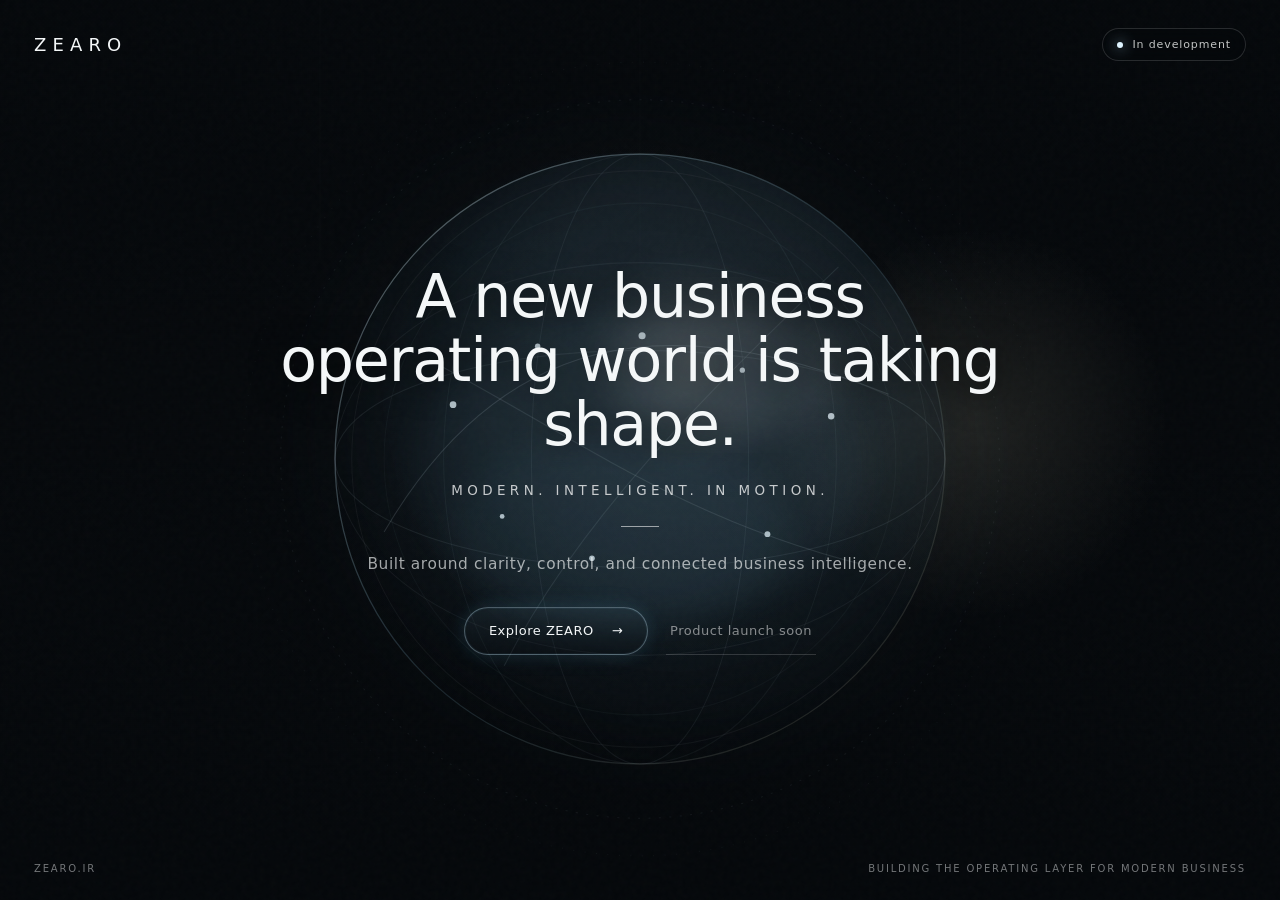
<file: index.html>
<!doctype html>
<html lang="en">
<head>
  <meta charset="utf-8" />
  <meta name="viewport" content="width=device-width,initial-scale=1,viewport-fit=cover" />
  <meta name="theme-color" content="#05080b" />
  <meta name="description" content="ZEARO — a modern, intelligent business operating world is taking shape." />
  <meta property="og:title" content="ZEARO | In Development" />
  <meta property="og:description" content="A new business operating world is taking shape." />
  <meta property="og:type" content="website" />
  <meta property="og:url" content="https://zearo.ir/" />
  <title>ZEARO | In Development</title>

  <style>
    :root{
      --fg:#f4f7f8;
      --muted:rgba(244,247,248,.66);
      --soft:rgba(244,247,248,.46);
    }

    *{box-sizing:border-box}

    html,body{
      width:100%;
      height:100%;
      margin:0;
    }

    body{
      overflow:hidden;
      background:#05080b;
      color:var(--fg);
      font-family:Inter,ui-sans-serif,system-ui,-apple-system,BlinkMacSystemFont,"Segoe UI",Arial,sans-serif;
      -webkit-font-smoothing:antialiased;
      text-rendering:optimizeLegibility;
    }

    .stage{
      position:fixed;
      inset:0;
      width:100vw;
      height:100dvh;
      isolation:isolate;
      overflow:hidden;
      background:#05080b;
    }

    .hero-video{
      position:absolute;
      inset:0;
      z-index:-6;
      width:100vw;
      height:100%;
      min-width:100%;
      min-height:100%;
      object-fit:cover;
      object-position:center center;
      filter:saturate(.72) contrast(1.08) brightness(.55);
      transform:scale(1.025);
    }

    .veil{
      position:absolute;
      inset:0;
      z-index:-5;
      background:
        radial-gradient(circle at 50% 45%, rgba(80,123,147,.08), transparent 33%),
        radial-gradient(circle at 76% 47%, rgba(218,214,183,.12), transparent 18%),
        linear-gradient(to bottom, rgba(2,5,8,.30), rgba(2,5,8,.05) 42%, rgba(2,5,8,.35) 100%);
    }

    .grid{
      position:absolute;
      inset:0;
      z-index:-3;
      pointer-events:none;
      opacity:.18;
      background:
        linear-gradient(
          90deg,
          transparent 24.9%,
          rgba(255,255,255,.08) 25%,
          transparent 25.1%,
          transparent 49.9%,
          rgba(255,255,255,.08) 50%,
          transparent 50.1%,
          transparent 74.9%,
          rgba(255,255,255,.08) 75%,
          transparent 75.1%
        );
      mask-image:linear-gradient(to bottom,rgba(0,0,0,.7),transparent 82%);
    }

    .grain{
      position:absolute;
      inset:0;
      z-index:-1;
      opacity:.035;
      pointer-events:none;
      background-image:url("data:image/svg+xml,%3Csvg viewBox='0 0 180 180' xmlns='http://www.w3.org/2000/svg'%3E%3Cfilter id='n'%3E%3CfeTurbulence type='fractalNoise' baseFrequency='.86' numOctaves='3' stitchTiles='stitch'/%3E%3C/filter%3E%3Crect width='100%25' height='100%25' filter='url(%23n)' opacity='.62'/%3E%3C/svg%3E");
    }

    .world{
      position:absolute;
      z-index:-2;
      left:50%;
      top:51%;
      width:min(940px,80vw);
      aspect-ratio:1;
      transform:translate(-50%,-50%);
      opacity:.76;
      filter:
        drop-shadow(0 0 62px rgba(155,210,236,.22))
        drop-shadow(0 0 18px rgba(255,255,255,.05));
      animation:float 12s ease-in-out infinite;
    }

    .world svg{
      width:100%;
      height:100%;
      display:block;
    }

    .top{
      position:absolute;
      top:max(28px,env(safe-area-inset-top));
      left:max(34px,env(safe-area-inset-left));
      right:max(34px,env(safe-area-inset-right));
      display:flex;
      align-items:center;
      justify-content:space-between;
      gap:24px;
      font-size:11px;
      text-transform:uppercase;
      letter-spacing:.20em;
    }

    .brand{
      font-size:18px;
      letter-spacing:.34em;
      font-weight:500;
    }

    .status{
      display:flex;
      align-items:center;
      gap:9px;
      padding:9px 14px;
      border:1px solid rgba(255,255,255,.14);
      border-radius:999px;
      background:rgba(4,8,12,.28);
      backdrop-filter:blur(12px);
      -webkit-backdrop-filter:blur(12px);
      color:rgba(255,255,255,.76);
      letter-spacing:.08em;
      text-transform:none;
    }

    .dot{
      width:6px;
      height:6px;
      border-radius:50%;
      background:#dff4ff;
      box-shadow:0 0 14px rgba(188,232,255,.9);
    }

    .center{
      position:absolute;
      inset:0;
      display:grid;
      place-items:center;
      padding:116px 22px 96px;
      text-align:center;
    }

    .hero{
      width:min(920px,92vw);
      display:flex;
      flex-direction:column;
      align-items:center;
      animation:appear 1.2s cubic-bezier(.2,.72,.2,1) both;
    }

    h1{
      margin:0;
      max-width:900px;
      font-size:clamp(36px,4.7vw,68px);
      line-height:1.06;
      font-weight:300;
      letter-spacing:-.02em;
      text-shadow:0 3px 32px rgba(0,0,0,.56);
    }

    .sub{
      margin:26px 0 0;
      font-size:clamp(11px,1.05vw,14px);
      font-weight:500;
      letter-spacing:.33em;
      text-transform:uppercase;
      color:rgba(255,255,255,.75);
    }

    .rule{
      width:38px;
      height:1px;
      margin:28px 0 24px;
      background:rgba(255,255,255,.56);
    }

    .desc{
      margin:0;
      max-width:760px;
      font-size:clamp(13px,1.2vw,16px);
      line-height:1.7;
      letter-spacing:.04em;
      color:var(--muted);
    }

    .actions{
      margin-top:30px;
      display:flex;
      align-items:center;
      justify-content:center;
      gap:18px;
      flex-wrap:wrap;
    }

    .primary,.secondary{
      display:inline-flex;
      align-items:center;
      justify-content:center;
      min-height:48px;
      text-decoration:none;
      color:var(--fg);
      font-size:13px;
      letter-spacing:.04em;
    }

    .primary{
      min-width:184px;
      gap:18px;
      padding:0 20px;
      border:1px solid rgba(196,231,248,.34);
      border-radius:999px;
      background:linear-gradient(
        180deg,
        rgba(146,205,234,.08),
        rgba(12,18,24,.28)
      );
      box-shadow:
        0 0 0 1px rgba(142,207,239,.05) inset,
        0 0 18px rgba(113,194,236,.12),
        0 0 30px rgba(113,194,236,.05);
      backdrop-filter:blur(8px);
      -webkit-backdrop-filter:blur(8px);
    }

    .secondary{
      min-width:auto;
      padding:0 4px;
      color:rgba(255,255,255,.50);
      border-bottom:1px solid rgba(255,255,255,.16);
    }

    .bottom{
      position:absolute;
      left:max(34px,env(safe-area-inset-left));
      right:max(34px,env(safe-area-inset-right));
      bottom:max(26px,env(safe-area-inset-bottom));
      display:flex;
      justify-content:space-between;
      gap:20px;
      font-size:10px;
      letter-spacing:.18em;
      text-transform:uppercase;
      color:var(--soft);
    }

    @keyframes appear{
      from{
        opacity:0;
        transform:translateY(18px);
        filter:blur(5px);
      }
      to{
        opacity:1;
        transform:translateY(0);
        filter:blur(0);
      }
    }

    @keyframes float{
      0%,100%{
        transform:translate(-50%,-50%) scale(1);
      }
      50%{
        transform:translate(-50%,-51.2%) scale(1.012);
      }
    }

    @media(max-width:700px){
      .top{
        top:max(20px,env(safe-area-inset-top));
        left:20px;
        right:20px;
      }

      .brand{font-size:15px}

      .status{
        font-size:10px;
        padding:8px 11px;
      }

      .center{
        padding:100px 18px 86px;
      }

      .world{
        width:125vw;
        top:47%;
        opacity:.56;
      }

      h1{
        font-size:clamp(36px,10vw,54px);
        line-height:1.02;
      }

      .sub{
        font-size:10px;
        line-height:1.8;
        letter-spacing:.22em;
      }

      .desc{
        max-width:330px;
        font-size:12px;
      }

      .actions{
        margin-top:24px;
        gap:14px;
      }

      .primary{
        min-width:170px;
      }

      .bottom{
        left:20px;
        right:20px;
        bottom:max(18px,env(safe-area-inset-bottom));
      }

      .bottom .right{
        display:none;
      }
    }

    @media(prefers-reduced-motion:reduce){
      .hero,.world{
        animation:none;
      }
    }
  </style>
</head>

<body>
  <main class="stage">

    <video
      class="hero-video"
      autoplay
      muted
      loop
      playsinline
      preload="auto"
      aria-hidden="true"
    >
      <source src="assets/zearo-coming-soon.mp4" type="video/mp4">
    </video>

    <div class="veil"></div>
    <div class="grid"></div>

    <div class="world" aria-hidden="true">
      <svg viewBox="0 0 900 900" role="presentation">

        <defs>
          <radialGradient id="planetFill" cx="58%" cy="34%" r="68%">
            <stop offset="0" stop-color="#e8f7ff" stop-opacity=".24"/>
            <stop offset=".28" stop-color="#7baeca" stop-opacity=".14"/>
            <stop offset=".62" stop-color="#19303d" stop-opacity=".24"/>
            <stop offset="1" stop-color="#071018" stop-opacity=".02"/>
          </radialGradient>

          <linearGradient id="planetRim" x1="0" y1="0" x2="1" y2="1">
            <stop offset="0" stop-color="#eefbff" stop-opacity=".52"/>
            <stop offset=".52" stop-color="#8cc7e4" stop-opacity=".20"/>
            <stop offset="1" stop-color="#f2d6a0" stop-opacity=".16"/>
          </linearGradient>

          <filter id="softBlur">
            <feGaussianBlur stdDeviation="16"/>
          </filter>
        </defs>

        <circle
          cx="450"
          cy="450"
          r="292"
          fill="url(#planetFill)"
          stroke="url(#planetRim)"
          stroke-width="1.2"
        />

        <circle
          cx="450"
          cy="450"
          r="276"
          fill="none"
          stroke="rgba(255,255,255,.06)"
        />

        <ellipse
          cx="450"
          cy="450"
          rx="292"
          ry="104"
          fill="none"
          stroke="#d8f1ff"
          stroke-opacity=".10"
        />

        <ellipse
          cx="450"
          cy="450"
          rx="292"
          ry="188"
          fill="none"
          stroke="#d8f1ff"
          stroke-opacity=".07"
        />

        <ellipse
          cx="450"
          cy="450"
          rx="104"
          ry="292"
          fill="none"
          stroke="#d8f1ff"
          stroke-opacity=".08"
        />

        <ellipse
          cx="450"
          cy="450"
          rx="188"
          ry="292"
          fill="none"
          stroke="#d8f1ff"
          stroke-opacity=".06"
        />

        <circle
          cx="450"
          cy="450"
          r="344"
          fill="none"
          stroke="#d8f1ff"
          stroke-opacity=".08"
          stroke-dasharray="2 8"
        />

        <circle
          cx="450"
          cy="450"
          r="380"
          fill="none"
          stroke="#d8f1ff"
          stroke-opacity=".06"
          stroke-dasharray="1 10"
        />

        <path
          d="M205 520 C315 332 470 300 688 388"
          fill="none"
          stroke="#dff4ff"
          stroke-opacity=".18"
        />

        <path
          d="M248 355 C390 430 490 508 667 552"
          fill="none"
          stroke="#dff4ff"
          stroke-opacity=".14"
        />

        <path
          d="M320 648 C390 510 510 390 640 266"
          fill="none"
          stroke="#dff4ff"
          stroke-opacity=".12"
        />

        <g fill="#e9f8ff">
          <circle cx="271" cy="398" r="3.2"/>
          <circle cx="352" cy="342" r="2.6"/>
          <circle cx="452" cy="332" r="3.4"/>
          <circle cx="548" cy="365" r="2.5"/>
          <circle cx="633" cy="409" r="3.1"/>
          <circle cx="572" cy="522" r="2.8"/>
          <circle cx="404" cy="545" r="2.7"/>
          <circle cx="318" cy="505" r="2.3"/>
        </g>

        <ellipse
          cx="535"
          cy="360"
          rx="115"
          ry="70"
          fill="#ffffff"
          opacity=".08"
          filter="url(#softBlur)"
        />

        <ellipse
          cx="430"
          cy="520"
          rx="160"
          ry="96"
          fill="#7fc5e6"
          opacity=".05"
          filter="url(#softBlur)"
        />

        <ellipse
          cx="450"
          cy="455"
          rx="215"
          ry="150"
          fill="#9fdcff"
          opacity=".045"
          filter="url(#softBlur)"
        />

        <ellipse
          cx="450"
          cy="450"
          rx="245"
          ry="245"
          fill="none"
          stroke="#cfeeff"
          stroke-opacity=".045"
        />

      </svg>
    </div>

    <div class="grain"></div>

    <header class="top">
      <div class="brand">ZEARO</div>

      <div class="status">
        <span class="dot"></span>
        <span>In development</span>
      </div>
    </header>

    <section class="center" aria-label="ZEARO pre-launch">
      <div class="hero">

        <h1>
          A new business<br>
          operating world is taking shape.
        </h1>

        <p class="sub">
          Modern. Intelligent. In motion.
        </p>

        <div class="rule"></div>

        <p class="desc">
          Built around clarity, control, and connected business intelligence.
        </p>

        <div class="actions">

          <span class="primary">
            Explore ZEARO
            <span aria-hidden="true">→</span>
          </span>

          <span class="secondary">
            Product launch soon
          </span>

        </div>
      </div>
    </section>

    <footer class="bottom">
      <div>zearo.ir</div>

      <div class="right">
        Building the operating layer for modern business
      </div>
    </footer>

  </main>

  <script>
    const video = document.querySelector('.hero-video');

    const start = () => {
      video.play().catch(() => {});
    };

    start();

    document.addEventListener('visibilitychange', () => {
      if (!document.hidden) start();
    });
  </script>

</body>
</html>
</file>
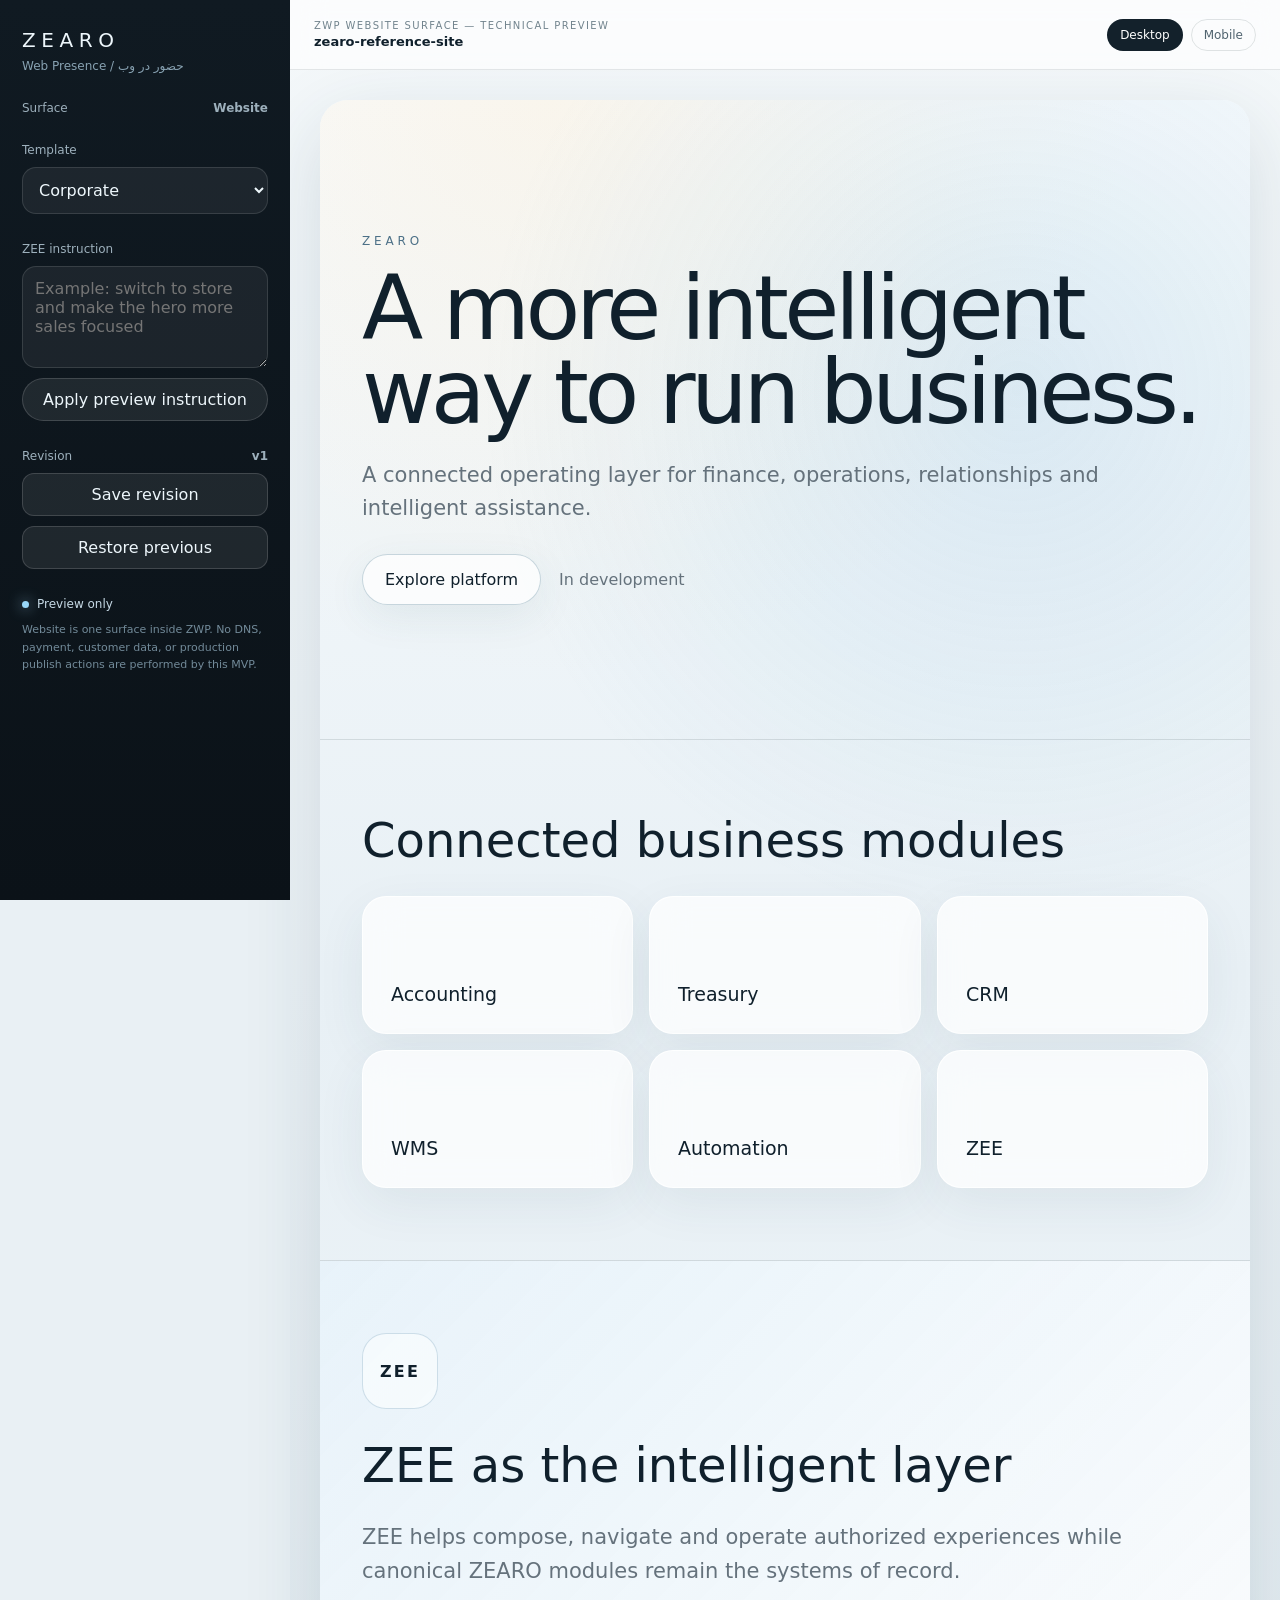
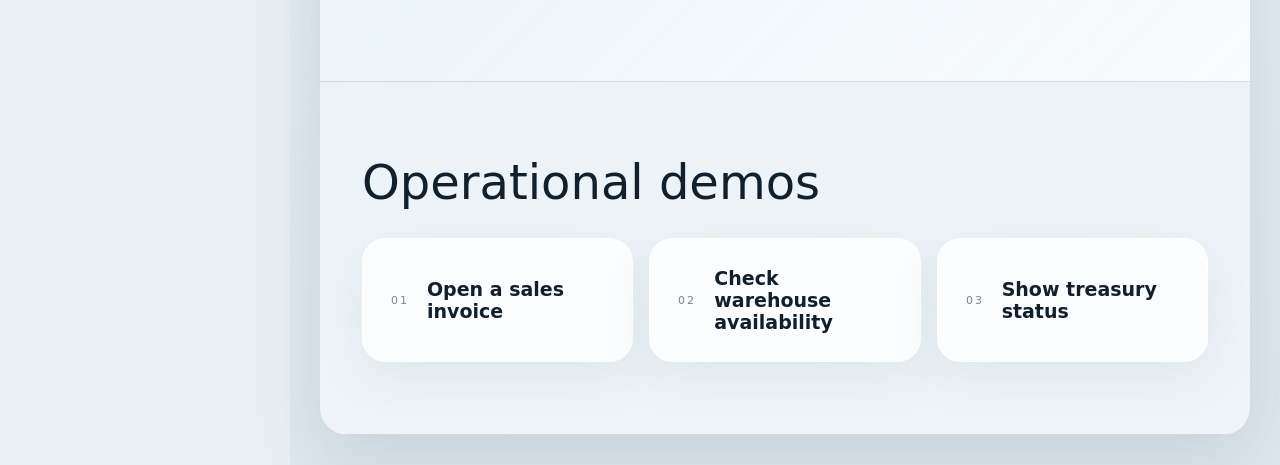
<file: prototype/index.html>
<!doctype html>
<html lang="en">
<head>
  <meta charset="utf-8" />
  <meta name="viewport" content="width=device-width,initial-scale=1" />
  <meta name="theme-color" content="#edf4f8" />
  <title>ZEARO Web Presence — Website Surface MVP</title>
  <link rel="stylesheet" href="styles.css" />
</head>
<body>
  <div class="workspace">
    <aside class="workspaceRail">
      <div>
        <div class="railBrand">ZEARO</div>
        <div class="railLabel">Web Presence / حضور در وب</div>
      </div>

      <div class="railGroup">
        <div class="railRow"><span>Surface</span><strong>Website</strong></div>
      </div>

      <div class="railGroup">
        <label for="templateSelect">Template</label>
        <select id="templateSelect"></select>
      </div>

      <div class="railGroup">
        <label for="zeeCommand">ZEE instruction</label>
        <textarea id="zeeCommand" rows="4" placeholder="Example: switch to store and make the hero more sales focused"></textarea>
        <button id="applyZee" class="railButton">Apply preview instruction</button>
      </div>

      <div class="railGroup">
        <div class="railRow">
          <span>Revision</span>
          <strong id="revisionLabel">v1</strong>
        </div>
        <button id="saveRevision" class="railButton secondaryButton">Save revision</button>
        <button id="restoreRevision" class="railButton secondaryButton">Restore previous</button>
      </div>

      <div class="railGroup">
        <div class="statusPill"><span class="statusDot"></span><span id="workspaceStatus">Preview only</span></div>
        <p class="railHint">Website is one surface inside ZWP. No DNS, payment, customer data, or production publish actions are performed by this MVP.</p>
      </div>
    </aside>

    <main class="previewShell">
      <div class="previewTopbar">
        <div>
          <span class="previewLabel">ZWP Website surface — technical preview</span>
          <strong id="siteIdentity">zearo-reference-site</strong>
        </div>
        <div class="previewActions">
          <button id="desktopMode" class="modeButton active">Desktop</button>
          <button id="mobileMode" class="modeButton">Mobile</button>
        </div>
      </div>
      <div class="canvasWrap">
        <div id="previewFrame" class="previewFrame">
          <div id="app"></div>
        </div>
      </div>
    </main>
  </div>

  <script src="site-config.js"></script>
  <script src="site-engine.js"></script>
</body>
</html>
</file>
<file: prototype/styles.css>
:root{--bg:#e9f0f4;--ink:#10202c;--muted:#65727c;--line:rgba(16,32,44,.12);--glass:rgba(255,255,255,.72);--rail:#0f1820}
*{box-sizing:border-box}html,body{margin:0;min-height:100%;font-family:Inter,ui-sans-serif,system-ui,-apple-system,BlinkMacSystemFont,"Segoe UI",sans-serif;color:var(--ink);background:var(--bg)}
button,select,textarea{font:inherit}.workspace{min-height:100vh;display:grid;grid-template-columns:290px 1fr}.workspaceRail{position:sticky;top:0;height:100vh;padding:28px 22px;background:linear-gradient(180deg,#101a22,#0b1218);color:#edf6fb;display:flex;flex-direction:column;gap:28px}.railBrand{font-size:20px;letter-spacing:.28em}.railLabel{margin-top:7px;color:#88a2b2;font-size:12px}.railGroup{display:grid;gap:10px}.railGroup label,.railRow{font-size:12px;color:#9db0bc}.railRow{display:flex;justify-content:space-between}.railGroup select,.railGroup textarea{width:100%;border:1px solid rgba(255,255,255,.12);border-radius:14px;background:rgba(255,255,255,.06);color:#eff8fd;padding:12px}.railGroup select option{color:#111}.railGroup textarea{resize:vertical;min-height:92px}.railButton,.modeButton{border:1px solid rgba(255,255,255,.15);border-radius:999px;background:rgba(255,255,255,.08);color:inherit;padding:11px 14px;cursor:pointer}.railButton:hover,.modeButton:hover{background:rgba(255,255,255,.13)}.secondaryButton{border-radius:12px}.statusPill{display:inline-flex;align-items:center;gap:8px;font-size:12px;color:#c6d9e5}.statusDot{width:7px;height:7px;border-radius:50%;background:#98d7f8;box-shadow:0 0 14px rgba(152,215,248,.8)}.railHint{font-size:11px;line-height:1.6;color:#728a99;margin:0}
.previewShell{min-width:0;background:linear-gradient(180deg,#f4f8fa,#dfe9ef)}.previewTopbar{height:70px;padding:0 24px;display:flex;align-items:center;justify-content:space-between;border-bottom:1px solid rgba(16,32,44,.1);background:rgba(255,255,255,.62);backdrop-filter:blur(16px);position:sticky;top:0;z-index:10}.previewTopbar>div:first-child{display:grid;gap:3px}.previewLabel{font-size:10px;letter-spacing:.14em;text-transform:uppercase;color:#71838d}.previewTopbar strong{font-size:13px}.previewActions{display:flex;gap:8px}.modeButton{color:#50636f;background:transparent;border-color:rgba(16,32,44,.12);padding:8px 12px;font-size:12px}.modeButton.active{background:#13212b;color:#fff}.canvasWrap{padding:30px;min-height:calc(100vh - 70px);display:flex;justify-content:center;align-items:flex-start}.previewFrame{width:100%;max-width:1320px;min-height:820px;border-radius:28px;overflow:hidden;background:#f7fbfd;box-shadow:0 24px 80px rgba(31,58,75,.14);transition:width .25s ease}.previewFrame.mobile{width:390px}
#app{min-height:820px;background:linear-gradient(180deg,#f8fbfd 0%,#e8f0f5 45%,#eef4f8 100%);position:relative}#app:before{content:"";position:absolute;inset:0;pointer-events:none;background:radial-gradient(circle at 75% 15%,rgba(106,170,207,.18),transparent 30%),radial-gradient(circle at 25% 0%,rgba(255,214,150,.16),transparent 28%)}
.block{position:relative;padding:72px 42px;border-bottom:1px solid var(--line)}.wrap{width:min(1080px,100%);margin:auto}.hero{min-height:640px;display:grid;align-items:center}.eyebrow{font-size:12px;letter-spacing:.32em;text-transform:uppercase;color:#4c7087;margin-bottom:18px}h1{font-size:clamp(48px,7vw,94px);line-height:.94;max-width:960px;margin:0 0 24px;font-weight:300;letter-spacing:-.05em}h2{font-size:clamp(28px,4vw,48px);font-weight:400;margin:0 0 28px}.lead{max-width:760px;font-size:clamp(16px,2vw,21px);line-height:1.6;color:var(--muted)}.actions{display:flex;align-items:center;gap:18px;margin-top:28px}.primary{border:1px solid rgba(32,87,119,.24);border-radius:999px;padding:15px 22px;background:rgba(255,255,255,.72);font:inherit;color:inherit;box-shadow:0 12px 40px rgba(44,83,108,.08)}.secondary{color:var(--muted)}
.grid{display:grid;grid-template-columns:repeat(3,1fr);gap:16px}.card,.demo,.flowNode{background:var(--glass);backdrop-filter:blur(18px);border:1px solid rgba(255,255,255,.85);box-shadow:0 16px 50px rgba(42,66,83,.07);border-radius:24px;padding:28px;min-height:138px;display:flex;align-items:end;font-size:19px}.stackCard{display:grid;align-content:end;gap:7px}.cardMeta{font-size:12px;color:#7c8c96}.zee{background:linear-gradient(135deg,rgba(231,243,251,.8),rgba(255,255,255,.68))}.zeeMark{width:76px;height:76px;border-radius:24px;display:grid;place-items:center;border:1px solid rgba(73,130,162,.24);background:rgba(255,255,255,.55);margin-bottom:28px;font-weight:700;letter-spacing:.14em}.demos{display:grid;grid-template-columns:repeat(3,1fr);gap:16px}.demo{align-items:center;gap:18px;min-height:112px}.demoIndex,.flowIndex{font-size:11px;color:#6c8aa0;letter-spacing:.18em}.flow{display:grid;grid-template-columns:repeat(4,1fr);gap:14px}.flowNode{min-height:110px;display:grid;align-content:space-between;gap:18px}
body[data-template="store"] #app{background:linear-gradient(180deg,#fff9f0,#eef5f8)}body[data-template="b2b"] #app{background:linear-gradient(180deg,#f2f5fb,#e5edf2)}
@media(max-width:980px){.workspace{grid-template-columns:1fr}.workspaceRail{position:relative;height:auto}.grid,.demos,.flow{grid-template-columns:1fr 1fr}.previewFrame.mobile{width:100%}}
@media(max-width:640px){.canvasWrap{padding:12px}.block{padding:54px 22px}.grid,.demos,.flow{grid-template-columns:1fr}.hero{min-height:570px}h1{font-size:clamp(42px,14vw,64px)}.previewActions{display:none}}
</file>
